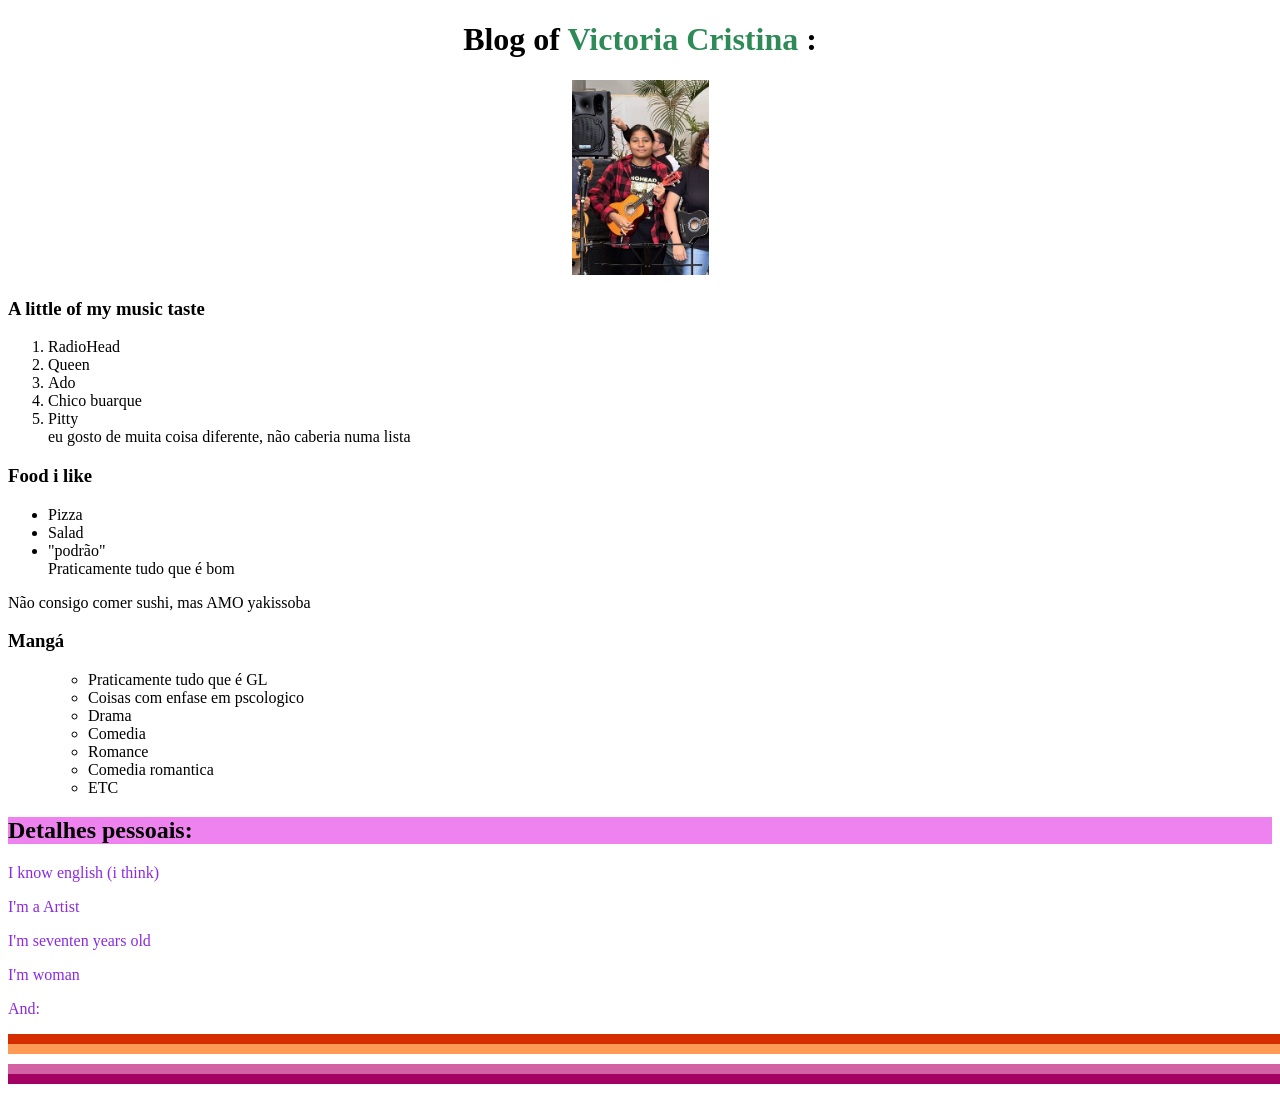
<file: index.htm>
<!DOCTYPE html> <!-- Declaração do tipo de documento - HTML 5-->
<html lang="pt-BR"> <!-- Elemento raiz, lang(language)- define o idioma --> <!-- TODO ELEMENTO É FILHO DE ALGUEM -->

<head> <!-- Cabeçario -> Informações somente para o navegador(o usuario n vai ver) -->
    <meta charset="UTF-8"> <!-- Acentos/ padrãde char q o navegador vai usar-->
    <meta name="viewport" content="width=device-width, initial-scale=1.0">
    <!-- Responsividade: para cada tamanho de tela, adapta a pagina(algo do tipo)-->
    <title>My first blog</title> <!-- Aparece na barra de pesquisa-->
</head>

<body> <!-- Tudo que aparecera na página-->

    <audio autoplay>

        <source src="João e Maria -Chico Buarque • LYRICS • [Fxu-pE74m5A].mp3" type="audio/mpeg">
        Seu navegador não suporta este elemento de áudio.
    </audio>
    <h1 style="text-align: center;">Blog of <span style="color: seagreen;"> Victoria Cristina </span>:</h1>
    <center>
        <img src="imagens/Captura de tela de 2026-03-06 11-09-11.png" alt="">
    </center>

    
    <h3> A little of my music taste</h3>
    <ol>
        <li>RadioHead </li>
        <li>Queen</li>
        <li>Ado</li>
        <li>Chico buarque</li>
        <li>Pitty</li>
        eu gosto de muita coisa diferente, não caberia numa lista
    </ol>

    <h3> Food i like</h3>
    <ul>
        <li>Pizza</li>
        <li>Salad</li>
        <li>"podrão"</li>
        Praticamente tudo que é bom
    </ul>
    <p>Não consigo comer sushi, mas AMO yakissoba</p>

    <h3> Mangá</h3>
    <ol>
        <ul>
            <li>Praticamente tudo que é GL </li>
            <li>Coisas com enfase em pscologico</li>
            <li>Drama</li>
            <li>Comedia</li>
            <li>Romance</li>
            <li>Comedia romantica</li>
            <li>ETC</li>
        </ul>
    </ol>


    <h2 style="background-color: violet; color: black;"> Detalhes pessoais: </h2>
    <p style="color:blueviolet;"> I know english (i think)</p>
    <p style="color:blueviolet;">I'm a Artist </p>
    <p style="color:blueviolet;">I'm seventen years old</p>
    <p style="color:blueviolet;">I'm woman</p>
    <p style="color:blueviolet;">And:</p>



    <img width="5000" height="50" alt="deu ruim"
        src="[data-uri]">



</body>

</html>
</file>
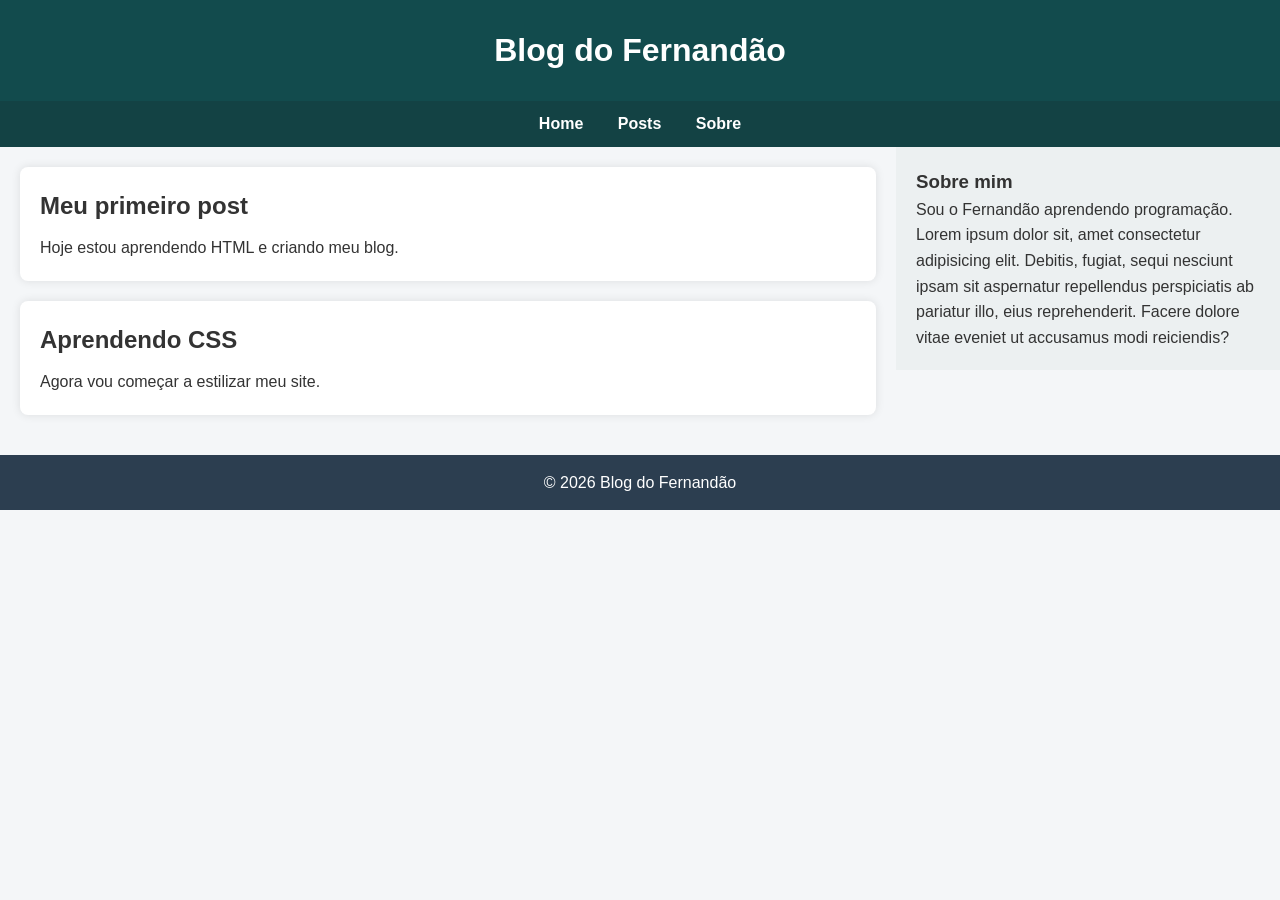
<file: index.html>
<!DOCTYPE html>
<html lang="pt-BR">

<head>
    <title>Blog do Fernandão</title>
    <meta charset="UTF-8">
</head>

<body>

    <header> <!-- sla    Fica no topo do site. Exemplo: logo | nome do blog -->
        <h1>Blog do Fernandão</h1>
    </header>

    <nav> <!-- Menu de navegação. Exemplo: Home | Posts | Sobre | Contato -->
        <a href="#">Home</a>
        <a href="#">Posts</a>
        <a href="#">Sobre</a>
    </nav>

    

    <section> <!--Divide partes do site. Exemplo: posts recentes | categorias -->

        <article> <!-- Usado para posts de blog. Cada post geralmente é um <article>. -->
            <h2>Meu primeiro post</h2>
            <p>Hoje estou aprendendo HTML e criando meu blog.</p>
        </article>

        <article>
            <h2>Aprendendo CSS</h2>
            <p>Agora vou começar a estilizar meu site.</p>
        </article>

    </section>

    <aside>
        <!-- Conteúdo lateral. Exemplo: posts populares | propaganda | perfil do autor -->
        <h3>Sobre mim</h3>
        <p>Sou o Fernandão aprendendo programação.</p>
        <p>Lorem ipsum dolor sit, amet consectetur adipisicing elit. Debitis, fugiat, sequi nesciunt ipsam sit aspernatur repellendus perspiciatis ab pariatur illo, eius reprehenderit. Facere dolore vitae eveniet ut accusamus modi reiciendis?</p>
    </aside>

    <footer> 
        <!-- Fica no final da página. Exemplo: © 2026 Blog do Fernandão -->
        <p>© 2026 Blog do Fernandão</p>
    </footer>

</body>

<link rel="stylesheet" href="nsei.css">

</html>
</file>
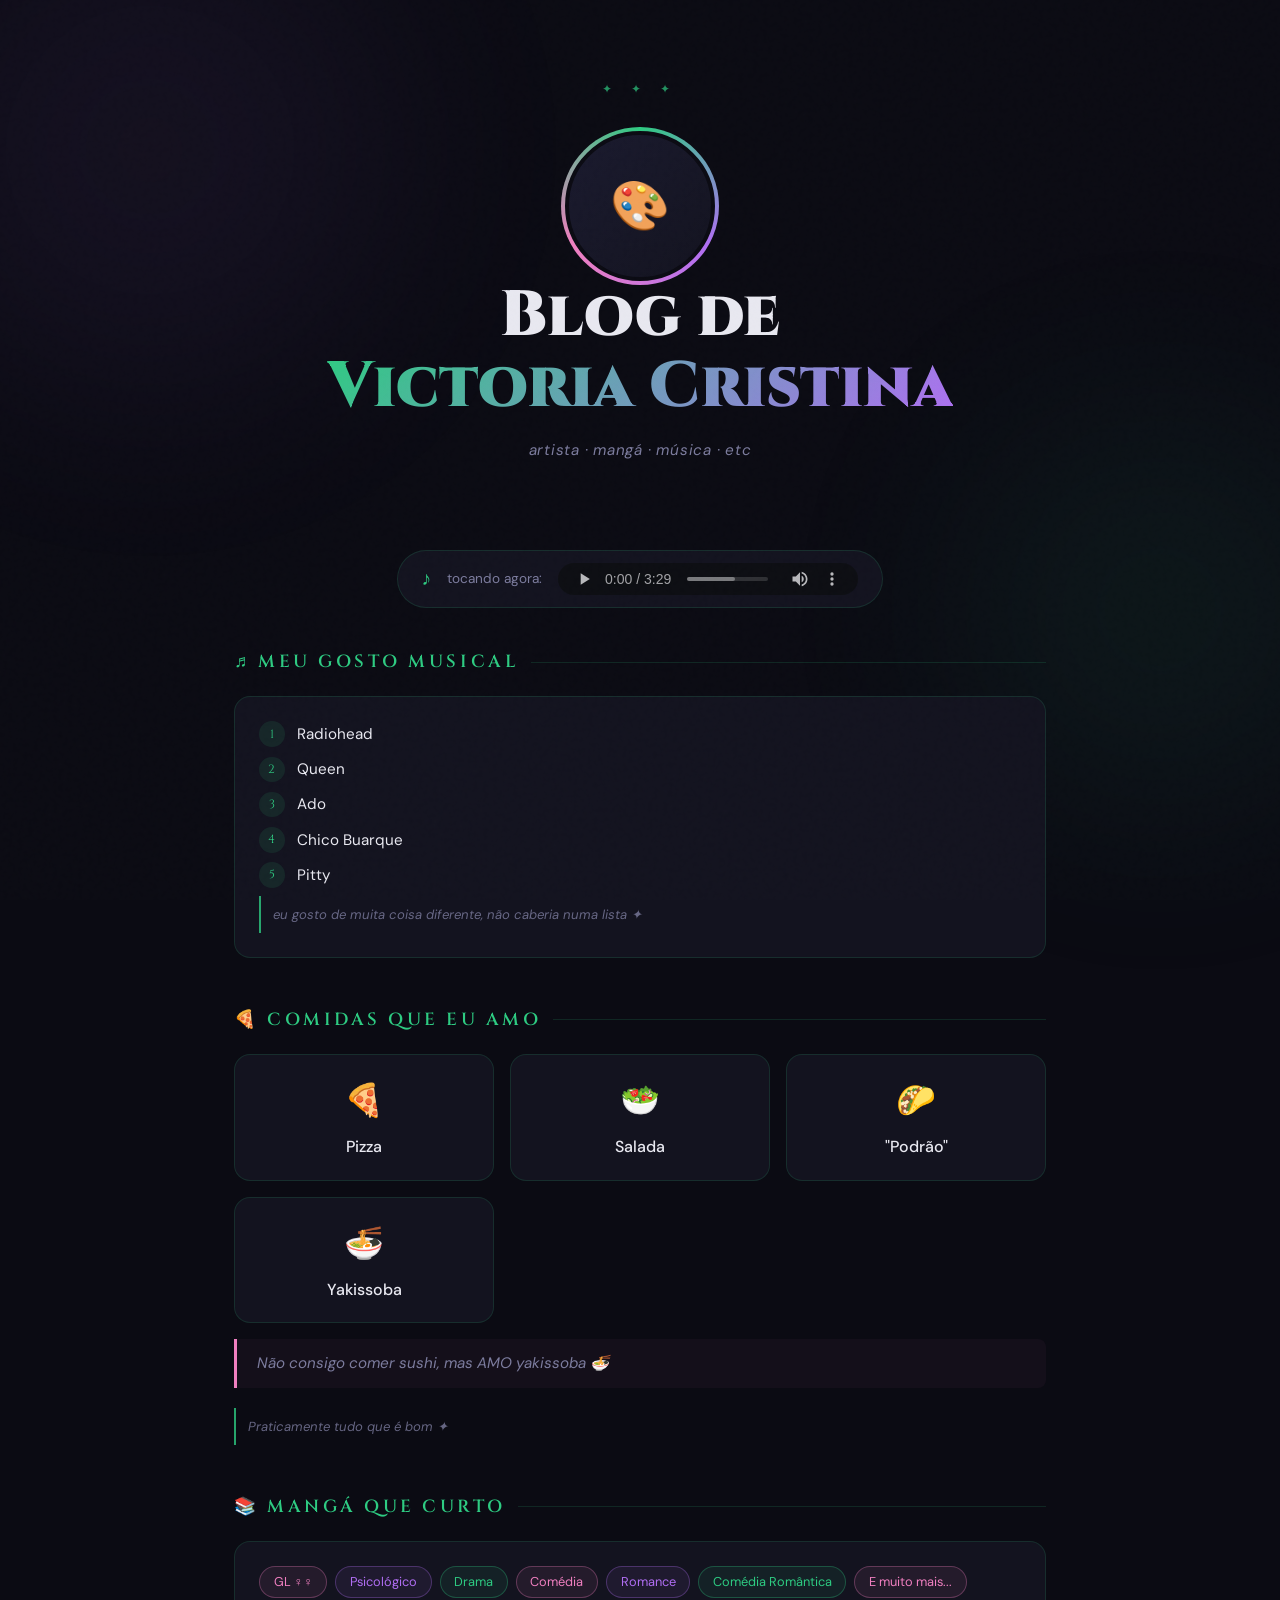
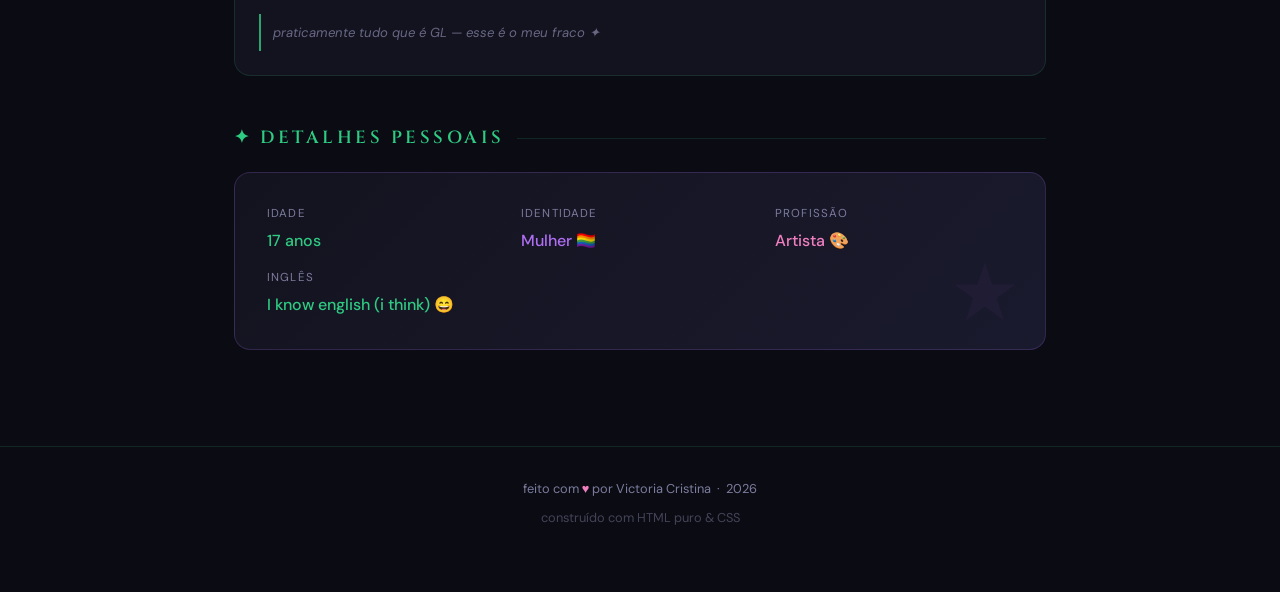
<file: blog_victoria.html>
<!DOCTYPE html>
<html lang="pt-BR">

<!--
  =====================================================================
  O QUE É O <html>?
  É o elemento RAIZ — contém tudo na página.
  lang="pt-BR" diz ao navegador que o idioma é português do Brasil.
  Isso ajuda na acessibilidade (leitores de tela) e SEO.
  =====================================================================
-->

<head>
  <!--
    =====================================================================
    O QUE É O <head>?
    É o cabeçalho INVISÍVEL da página — só o navegador lê.
    Aqui ficam: configurações, estilos, fontes e metadados.
    =====================================================================
  -->

  <meta charset="UTF-8">
  <!-- Define que usamos caracteres UTF-8 → suporte a acentos e emojis -->

  <meta name="viewport" content="width=device-width, initial-scale=1.0">
  <!--
    RESPONSIVIDADE: essa meta tag é ESSENCIAL para celular e tablet.
    width=device-width → a largura da página = largura da tela do aparelho
    initial-scale=1.0  → sem zoom inicial
    SEM isso, celulares mostram a versão desktop encolhida. Nunca esqueça!
  -->

  <title>Blog da Victoria Cristina ✦</title>
  <!-- O texto que aparece na aba do navegador -->

  <!--
    =====================================================================
    GOOGLE FONTS — Como usar fontes externas
    São fontes gratuitas do Google carregadas da internet.
    O <link> puxa o arquivo CSS da fonte antes da sua página carregar.
    Depois você usa o nome da fonte no CSS com font-family.

    Usamos aqui:
    • "Cinzel" → fonte serifada dramática, para títulos (estilo épico/anime)
    • "DM Sans" → fonte limpa e moderna, para texto do corpo
    =====================================================================
  -->
  <link rel="preconnect" href="https://fonts.googleapis.com">
  <link rel="preconnect" href="https://fonts.gstatic.com" crossorigin>
  <link
    href="https://fonts.googleapis.com/css2?family=Cinzel:wght@400;600;900&family=DM+Sans:ital,wght@0,300;0,400;0,500;1,400&display=swap"
    rel="stylesheet">

  <style>
    /*
      ===================================================================
      O QUE É CSS?
      CSS = Cascading Style Sheets (Folha de Estilos em Cascata).
      Enquanto HTML define A ESTRUTURA, o CSS define A APARÊNCIA.
      Ele "decora" os elementos HTML com cores, fontes, espaçamento, etc.

      SINTAXE BÁSICA:
        seletor {
          propriedade: valor;
        }

      Exemplo:
        h1 {
          color: red;   ← muda a cor do texto do h1 para vermelho
        }
      ===================================================================
    */


    /*
      -------------------------------------------------------------------
      VARIÁVEIS CSS (:root)
      :root = seleciona o elemento mais acima da árvore (o <html>).
      Variáveis começam com -- e são chamadas com var(--nome).

      POR QUE USAR?
      Se você quer mudar a cor principal do site, muda só UM lugar,
      não precisa procurar em todo o CSS. Ótimo para manter consistência!
      -------------------------------------------------------------------
    */
    :root {
      --bg-deep:      #0b0b13;   /* Fundo mais escuro da página */
      --bg-card:      #13131f;   /* Fundo dos cartões/cards */
      --bg-card-2:    #1a1a2e;   /* Fundo levemente mais claro */
      --accent-green: #2ecb82;   /* Verde água — cor principal */
      --accent-violet:#b06ef3;   /* Roxo suave — cor secundária */
      --accent-pink:  #f07fc0;   /* Rosa — cor de destaque */
      --text-main:    #e8e8f0;   /* Cor do texto principal */
      --text-muted:   #7c7c9e;   /* Cor do texto secundário/apagado */
      --border:       rgba(46, 203, 130, 0.15); /* Borda translúcida verde */

      --font-title: 'Cinzel', serif;     /* Fonte para títulos */
      --font-body:  'DM Sans', sans-serif; /* Fonte para corpo */
    }


    /*
      -------------------------------------------------------------------
      RESET & BOX-SIZING
      Por padrão, cada navegador tem estilos próprios que bagunçam o layout.
      O "reset" zera esses estilos para ter controle total.

      box-sizing: border-box → Faz com que padding e border sejam
      incluídos no tamanho total do elemento. Muito mais fácil de calcular!
      -------------------------------------------------------------------
    */
    *, *::before, *::after {
      margin: 0;
      padding: 0;
      box-sizing: border-box;
    }


    /*
      -------------------------------------------------------------------
      SCROLL SUAVE
      scroll-behavior: smooth → quando clicar em links âncora (#secao),
      a página rola suavemente em vez de pular.
      -------------------------------------------------------------------
    */
    html {
      scroll-behavior: smooth;
    }


    /*
      -------------------------------------------------------------------
      BODY — configurações base do corpo da página
      font-family → define a fonte padrão de TUDO
      background  → cor de fundo
      color       → cor padrão do texto
      line-height → espaço entre as linhas de texto (1.6 = 160% da fonte)
      -------------------------------------------------------------------
    */
    body {
      font-family: var(--font-body);
      background-color: var(--bg-deep);
      color: var(--text-main);
      line-height: 1.6;
      overflow-x: hidden; /* Esconde scroll horizontal indesejado */
    }


    /*
      -------------------------------------------------------------------
      O QUE É UMA DIV?
      <div> = Division (Divisão). É uma caixa invisível genérica.
      Usamos divs para AGRUPAR elementos e organizar o layout.

      Por si só a div não faz nada visualmente.
      O poder dela vem do CSS que aplicamos a ela.
      -------------------------------------------------------------------
    */


    /* ─── NOISE OVERLAY (textura de ruído) ─────────────────────────── */
    /*
      position: fixed → fica fixo na tela mesmo ao rolar
      inset: 0 → equivale a top:0; right:0; bottom:0; left:0
      pointer-events: none → deixa clicar "através" dela
      Isso cria uma textura sutil sobre TUDO para dar profundidade.
    */
    .noise-overlay {
      position: fixed;
      inset: 0;
      background-image: url("data:image/svg+xml,%3Csvg viewBox='0 0 200 200' xmlns='http://www.w3.org/2000/svg'%3E%3Cfilter id='n'%3E%3CfeTurbulence type='fractalNoise' baseFrequency='0.9' numOctaves='4' stitchTiles='stitch'/%3E%3C/filter%3E%3Crect width='100%25' height='100%25' filter='url(%23n)' opacity='0.04'/%3E%3C/svg%3E");
      pointer-events: none;
      z-index: 999;
      opacity: 0.4;
    }


    /* ─── GLOW DE FUNDO (efeito de luz colorida no fundo) ───────────── */
    /*
      Esses elementos são divs decorativas, absolutamente posicionadas,
      com border-radius: 50% (= círculo), blur e opacidade baixa.
      Criam a sensação de luz ambiente.
    */
    .bg-glow {
      position: fixed;
      border-radius: 50%;
      filter: blur(120px);
      pointer-events: none;
      z-index: 0;
    }
    .bg-glow-1 {
      width: 500px; height: 500px;
      background: var(--accent-violet);
      top: -100px; left: -100px;
      opacity: 0.06;
    }
    .bg-glow-2 {
      width: 400px; height: 400px;
      background: var(--accent-green);
      bottom: 10%; right: -80px;
      opacity: 0.07;
    }


    /* ─── CONTAINER PRINCIPAL ──────────────────────────────────────── */
    /*
      .container = div que centraliza o conteúdo na tela.
      max-width: 860px → nunca fica maior que 860px
      margin: 0 auto → centraliza horizontalmente (auto nas laterais)
      padding: 0 1.5rem → espaçamento interno nas laterais (para celular)
      position: relative; z-index: 1 → fica na frente das glows do fundo
    */
    .container {
      max-width: 860px;
      margin: 0 auto;
      padding: 0 1.5rem;
      position: relative;
      z-index: 1;
    }


    /* ─── HEADER (Cabeçalho principal da página) ────────────────────── */
    /*
      O <header> é um elemento semântico (HTML5) — tem significado.
      Diz que aquele bloco é o cabeçalho. Igual a uma div, mas mais correto.
      padding: 5rem 0 3rem → espaçamento interno: 5rem em cima, 3rem embaixo
      text-align: center → centraliza todo conteúdo filho
    */
    .site-header {
      padding: 5rem 0 3rem;
      text-align: center;
      position: relative;
    }

    /* Linha decorativa acima do subtítulo */
    .site-header::before {
      content: '✦ ✦ ✦';
      display: block;
      color: var(--accent-green);
      font-size: 0.75rem;
      letter-spacing: 0.5rem;
      margin-bottom: 1.5rem;
      opacity: 0.7;
    }

    .site-header h1 {
      font-family: var(--font-title);
      font-size: clamp(2.2rem, 6vw, 4rem);
      /*
        clamp(mínimo, preferido, máximo) → tamanho RESPONSIVO!
        O texto cresce com a tela, mas nunca sai desse intervalo.
        6vw = 6% da largura da viewport (tela).
      */
      font-weight: 900;
      line-height: 1.1;
      color: var(--text-main);
    }

    .site-header h1 .highlight {
      /*
        background-clip: text + color: transparent → o gradiente
        aparece DENTRO do texto, não atrás dele. Efeito moderno!
      */
      background: linear-gradient(135deg, var(--accent-green), var(--accent-violet));
      -webkit-background-clip: text;
      -webkit-text-fill-color: transparent;
      background-clip: text;
    }

    .site-header .tagline {
      margin-top: 1rem;
      color: var(--text-muted);
      font-size: 0.95rem;
      font-style: italic;
      letter-spacing: 0.05em;
    }


    /* ─── FOTO DE PERFIL ────────────────────────────────────────────── */
    .avatar-wrap {
      margin: 2rem auto 0;
      width: 150px;
      height: 150px;
      position: relative;
    }

    /*
      O anel animado ao redor da foto.
      @keyframes define uma ANIMAÇÃO CSS. rotate vai de 0 a 360 graus.
      animation: nome duração tipo loop
    */
    .avatar-wrap::before {
      content: '';
      position: absolute;
      inset: -4px;
      border-radius: 50%;
      background: conic-gradient(
        var(--accent-green),
        var(--accent-violet),
        var(--accent-pink),
        var(--accent-green)
      );
      animation: spin 4s linear infinite;
      z-index: 0;
    }

    @keyframes spin {
      to { transform: rotate(360deg); }
    }

    .avatar-wrap img {
      width: 100%;
      height: 100%;
      object-fit: cover;   /* Imagem cobre o espaço sem distorcer */
      border-radius: 50%;  /* Torna a imagem circular */
      position: relative;
      z-index: 1;
      border: 4px solid var(--bg-deep);
    }

    /* Placeholder quando não há imagem */
    .avatar-placeholder {
      width: 100%;
      height: 100%;
      border-radius: 50%;
      background: linear-gradient(135deg, var(--bg-card-2), var(--bg-card));
      display: flex;
      align-items: center;
      justify-content: center;
      font-size: 3rem;
      position: relative;
      z-index: 1;
      border: 4px solid var(--bg-deep);
    }


    /* ─── AUDIO PLAYER CUSTOMIZADO ──────────────────────────────────── */
    .audio-section {
      margin: 2.5rem 0;
      display: flex;
      justify-content: center; /* Centraliza horizontalmente */
      align-items: center;     /* Centraliza verticalmente */
    }

    .audio-player-wrap {
      background: var(--bg-card);
      border: 1px solid var(--border);
      border-radius: 2rem;
      padding: 0.75rem 1.5rem;
      display: flex;
      align-items: center;
      gap: 1rem; /* Espaço entre os itens filhos */
      font-size: 0.85rem;
      color: var(--text-muted);
    }

    .audio-player-wrap audio {
      height: 32px;
      filter: invert(1) hue-rotate(180deg); /* Inverte cores do player nativo */
      opacity: 0.7;
    }

    .audio-icon {
      font-size: 1.2rem;
      color: var(--accent-green);
      animation: pulse 2s ease-in-out infinite;
    }

    @keyframes pulse {
      0%, 100% { opacity: 1; transform: scale(1); }
      50%       { opacity: 0.5; transform: scale(0.9); }
    }


    /* ─── SEÇÕES (sections) ─────────────────────────────────────────── */
    /*
      <section> é outro elemento semântico HTML5.
      Indica um bloco temático da página.
      margin-bottom: 3rem → espaço abaixo de cada seção
    */
    .section {
      margin-bottom: 3rem;
    }

    .section-title {
      font-family: var(--font-title);
      font-size: 1.1rem;
      font-weight: 600;
      color: var(--accent-green);
      text-transform: uppercase;  /* Deixa em maiúsculas */
      letter-spacing: 0.2em;      /* Espaço entre letras */
      margin-bottom: 1.25rem;
      display: flex;
      align-items: center;
      gap: 0.75rem;
    }

    /* Linha decorativa depois do título */
    .section-title::after {
      content: '';
      flex: 1; /* Ocupa todo o espaço restante */
      height: 1px;
      background: var(--border);
    }


    /* ─── CARDS ─────────────────────────────────────────────────────── */
    /*
      Um CARD é um bloco visual com fundo, borda e sombra.
      É um dos padrões de layout mais usados na web.

      transition: all 0.3s ease → animação suave quando muda de estado
      (como o hover abaixo)
    */
    .card {
      background: var(--bg-card);
      border: 1px solid var(--border);
      border-radius: 1rem;   /* Cantos arredondados */
      padding: 1.5rem;
      transition: transform 0.3s ease, border-color 0.3s ease, box-shadow 0.3s ease;
    }

    /*
      :hover → aplica estilo quando o mouse está sobre o elemento
    */
    .card:hover {
      transform: translateY(-4px); /* Sobe 4px ao passar o mouse */
      border-color: rgba(46, 203, 130, 0.35);
      box-shadow: 0 20px 60px rgba(46, 203, 130, 0.08);
    }


    /* ─── GRID DE CARDS ─────────────────────────────────────────────── */
    /*
      CSS GRID = sistema de layout em grade 2D.
      display: grid → ativa o grid
      grid-template-columns: repeat(auto-fit, minmax(220px, 1fr))
        → cria colunas que se adaptam: mínimo 220px, máximo proporcional.
        Se não couber 2 colunas, vira 1. RESPONSIVO automaticamente!
      gap: 1rem → espaço entre as células
    */
    .cards-grid {
      display: grid;
      grid-template-columns: repeat(auto-fit, minmax(220px, 1fr));
      gap: 1rem;
    }


    /* ─── LISTAS CUSTOMIZADAS ───────────────────────────────────────── */
    /*
      list-style: none → remove os bullets/números padrão do navegador
    */
    .custom-list {
      list-style: none;
      display: flex;
      flex-direction: column; /* Empilha itens verticalmente */
      gap: 0.6rem;
    }

    .custom-list li {
      display: flex;
      align-items: center;
      gap: 0.75rem;
      font-size: 0.95rem;
      color: var(--text-main);
    }

    /* Cada número/bullet do item da lista */
    .list-num {
      font-family: var(--font-title);
      font-size: 0.75rem;
      color: var(--accent-green);
      background: rgba(46, 203, 130, 0.1);
      border-radius: 50%;
      width: 1.6rem;
      height: 1.6rem;
      display: flex;
      align-items: center;
      justify-content: center;
      flex-shrink: 0; /* Não encolhe quando o texto é longo */
    }

    .list-dot {
      font-size: 0.5rem;
      color: var(--accent-violet);
      background: rgba(176, 110, 243, 0.15);
      border-radius: 50%;
      width: 1.6rem;
      height: 1.6rem;
      display: flex;
      align-items: center;
      justify-content: center;
      flex-shrink: 0;
    }

    /* Texto no final da lista (os comentários da Victoria) */
    .list-note {
      font-size: 0.82rem;
      color: var(--text-muted);
      font-style: italic;
      padding: 0.5rem 0.75rem;
      border-left: 2px solid var(--accent-green);
      margin-top: 0.5rem;
      opacity: 0.8;
    }


    /* ─── TAGS / CHIPS ──────────────────────────────────────────────── */
    /*
      Tags são pequenas cápsulas de texto. Ótimas para categorias.
      display: flex + flex-wrap: wrap → os itens se ajustam e quebram linha
    */
    .tags-wrap {
      display: flex;
      flex-wrap: wrap;
      gap: 0.5rem;
    }

    .tag {
      font-size: 0.8rem;
      padding: 0.3rem 0.85rem;
      border-radius: 2rem;  /* Cápsula */
      border: 1px solid;
      transition: background 0.2s ease;
    }

    .tag-green {
      color: var(--accent-green);
      border-color: rgba(46, 203, 130, 0.3);
      background: rgba(46, 203, 130, 0.08);
    }
    .tag-violet {
      color: var(--accent-violet);
      border-color: rgba(176, 110, 243, 0.3);
      background: rgba(176, 110, 243, 0.08);
    }
    .tag-pink {
      color: var(--accent-pink);
      border-color: rgba(240, 127, 192, 0.3);
      background: rgba(240, 127, 192, 0.08);
    }

    .tag:hover {
      background: rgba(255,255,255,0.08);
    }


    /* ─── SEÇÃO PESSOAL / ABOUT ─────────────────────────────────────── */
    .about-card {
      background: linear-gradient(135deg, var(--bg-card) 0%, var(--bg-card-2) 100%);
      border: 1px solid rgba(176, 110, 243, 0.2);
      border-radius: 1rem;
      padding: 2rem;
      position: relative;
      overflow: hidden; /* Esconde o que sai das bordas */
    }

    /* Decoração de canto */
    .about-card::after {
      content: '★';
      position: absolute;
      bottom: 1rem;
      right: 1.5rem;
      font-size: 5rem;
      color: var(--accent-violet);
      opacity: 0.04;
      line-height: 1;
    }

    .about-grid {
      display: grid;
      grid-template-columns: repeat(auto-fit, minmax(180px, 1fr));
      gap: 1rem;
    }

    .about-item {
      display: flex;
      flex-direction: column;
      gap: 0.25rem;
    }

    .about-item .label {
      font-size: 0.72rem;
      text-transform: uppercase;
      letter-spacing: 0.1em;
      color: var(--text-muted);
    }

    .about-item .value {
      font-size: 1rem;
      color: var(--text-main);
      font-weight: 500;
    }

    .about-item .value.accent-green { color: var(--accent-green); }
    .about-item .value.accent-violet { color: var(--accent-violet); }
    .about-item .value.accent-pink   { color: var(--accent-pink); }


    /* ─── QUOTE (citação de destaque) ───────────────────────────────── */
    .quote-block {
      border-left: 3px solid var(--accent-pink);
      padding: 0.75rem 1.25rem;
      font-style: italic;
      color: var(--text-muted);
      font-size: 0.95rem;
      margin: 1.25rem 0;
      background: rgba(240, 127, 192, 0.04);
      border-radius: 0 0.5rem 0.5rem 0;
    }


    /* ─── FOOTER ────────────────────────────────────────────────────── */
    /*
      <footer> = rodapé. Elemento semântico HTML5.
      margin-top: auto em contexto flex ou apenas padding grande funciona.
    */
    .site-footer {
      padding: 3rem 0 4rem;
      text-align: center;
      color: var(--text-muted);
      font-size: 0.8rem;
      position: relative;
      z-index: 1;
    }

    .site-footer::before {
      content: '';
      display: block;
      height: 1px;
      background: var(--border);
      margin-bottom: 2rem;
    }

    .footer-heart {
      color: var(--accent-pink);
    }


    /* ─── MEDIA QUERIES (responsividade) ────────────────────────────── */
    /*
      @media = regra condicional do CSS.
      Os estilos dentro dela SÓ se aplicam quando a condição é verdadeira.

      max-width: 600px → aplica quando a tela tiver ATÉ 600px de largura
      (= a maioria dos celulares)

      Isso é o coração do RESPONSIVE DESIGN!
    */
    @media (max-width: 600px) {
      .site-header {
        padding: 3rem 0 2rem;
      }

      /* Em telas pequenas, forçamos uma coluna */
      .cards-grid {
        grid-template-columns: 1fr;
      }

      .about-grid {
        grid-template-columns: 1fr 1fr;
      }

      .card {
        padding: 1.25rem;
      }
    }


    /* ─── ANIMAÇÃO DE ENTRADA ───────────────────────────────────────── */
    /*
      As seções "entram" com fade-in quando a página carrega.
      animation-fill-mode: both → mantém o estado inicial antes de começar
      animation-delay → cada seção começa um pouco depois da anterior
    */
    @keyframes fadeUp {
      from {
        opacity: 0;
        transform: translateY(20px);
      }
      to {
        opacity: 1;
        transform: translateY(0);
      }
    }

    .fade-in {
      animation: fadeUp 0.6s ease both;
    }

    .fade-in:nth-child(1) { animation-delay: 0.1s; }
    .fade-in:nth-child(2) { animation-delay: 0.2s; }
    .fade-in:nth-child(3) { animation-delay: 0.3s; }
    .fade-in:nth-child(4) { animation-delay: 0.4s; }
    .fade-in:nth-child(5) { animation-delay: 0.5s; }

  </style>
</head>

<body>

  <!--
    =====================================================================
    O QUE É O <body>?
    Tudo que aparece na página está aqui.
    Boa prática: use elementos SEMÂNTICOS (header, main, section, footer)
    em vez de só divs. Isso melhora acessibilidade e SEO.
    =====================================================================
  -->

  <!-- Textura de ruído sobre toda a página -->
  <div class="noise-overlay"></div>

  <!-- Luzes de fundo decorativas -->
  <div class="bg-glow bg-glow-1"></div>
  <div class="bg-glow bg-glow-2"></div>


  <!-- ═══ HEADER ═══════════════════════════════════════════════════════ -->
  <!--
    <header> = cabeçalho da página.
    .container = div que centraliza o conteúdo e limita a largura máxima.
  -->
  <header class="site-header">
    <div class="container">

      <!-- Foto de perfil com anel animado -->
      <div class="avatar-wrap">
        <!--
          Se você tiver a imagem, substitua o emoji pela tag img:
          <img src="imagens/sua-foto.png" alt="Victoria Cristina">
          
          object-fit: cover  → preenche o espaço sem distorcer
          alt = texto alternativo para acessibilidade (leitores de tela)
        -->
        <div class="avatar-placeholder">🎨</div>
      </div>

      <!--
        <h1> = título mais importante da página. Use apenas UM por página.
        <span> = tag inline (em linha), usada para estilizar PARTE de um texto.
      -->
      <h1>
        Blog de<br>
        <span class="highlight">Victoria Cristina</span>
      </h1>

      <!--
        <p> = parágrafo. Bloco de texto.
        .tagline = nome de classe que criamos no CSS para estilizar.
      -->
      <p class="tagline">artista · mangá · música · etc</p>

    </div>
  </header>


  <!-- ═══ MAIN ══════════════════════════════════════════════════════════ -->
  <!--
    <main> = conteúdo principal da página. Só deve existir um.
    Ajuda tecnologias assistivas a pular direto pro conteúdo.
  -->
  <main>
    <div class="container">


      <!-- ── ÁUDIO ──────────────────────────────────────────────────── -->
      <!--
        <section> = seção temática. Elemento semântico HTML5.
        Agrupa conteúdo relacionado com significado.
      -->
      <section class="audio-section fade-in">
        <div class="audio-player-wrap">
          <span class="audio-icon">♪</span>
          <span>tocando agora:</span>
          <!--
            <audio controls> → mostra os controles de play/pause/volume
            autoplay         → toca automático (alguns navegadores bloqueiam)
            loop             → repete quando termina
            Para funcionar: coloque o arquivo .mp3 na mesma pasta que o HTML
          -->
          <audio controls loop>
            <source src="João e Maria -Chico Buarque • LYRICS • [Fxu-pE74m5A].mp3" type="audio/mpeg">
            Seu navegador não suporta áudio.
          </audio>
        </div>
      </section>


      <!-- ── MÚSICAS ─────────────────────────────────────────────────── -->
      <section class="section fade-in">

        <!--
          .section-title = classe que estiliza o título de cada seção.
          A linha decorativa depois do texto vem do ::after no CSS.
        -->
        <h2 class="section-title">♬ Meu gosto musical</h2>

        <!--
          .card = nossa div estilizada como cartão.
          Podemos usar classes combinadas: class="card cards-grid"
        -->
        <div class="card">
          <!--
            <ol> = Ordered List (lista ordenada — com números)
            <ul> = Unordered List (lista sem ordem — com bullets)
            Removemos o estilo padrão via CSS e criamos o nosso.
          -->
          <ol class="custom-list">
            <li>
              <span class="list-num">1</span>
              Radiohead
            </li>
            <li>
              <span class="list-num">2</span>
              Queen
            </li>
            <li>
              <span class="list-num">3</span>
              Ado
            </li>
            <li>
              <span class="list-num">4</span>
              Chico Buarque
            </li>
            <li>
              <span class="list-num">5</span>
              Pitty
            </li>
          </ol>

          <!-- Citação estilizada em vez de texto solto fora da lista -->
          <p class="list-note">eu gosto de muita coisa diferente, não caberia numa lista ✦</p>
        </div>
      </section>


      <!-- ── COMIDA ──────────────────────────────────────────────────── -->
      <section class="section fade-in">
        <h2 class="section-title">🍕 Comidas que eu amo</h2>

        <!--
          Aqui usamos cards em grid para uma aparência diferente.
          Cada alimento vira um mini-card.
        -->
        <div class="cards-grid">

          <div class="card" style="text-align:center; padding: 1.25rem;">
            <div style="font-size:2rem; margin-bottom:0.5rem;">🍕</div>
            <div style="font-weight:500;">Pizza</div>
          </div>

          <div class="card" style="text-align:center; padding: 1.25rem;">
            <div style="font-size:2rem; margin-bottom:0.5rem;">🥗</div>
            <div style="font-weight:500;">Salada</div>
          </div>

          <div class="card" style="text-align:center; padding: 1.25rem;">
            <div style="font-size:2rem; margin-bottom:0.5rem;">🌮</div>
            <div style="font-weight:500;">"Podrão"</div>
          </div>

          <div class="card" style="text-align:center; padding: 1.25rem;">
            <div style="font-size:2rem; margin-bottom:0.5rem;">🍜</div>
            <div style="font-weight:500;">Yakissoba</div>
          </div>

        </div>

        <!-- Observação sobre sushi em destaque -->
        <div class="quote-block" style="margin-top:1rem;">
          Não consigo comer sushi, mas AMO yakissoba 🍜
        </div>

        <div style="margin-top:1rem;">
          <div class="list-note">Praticamente tudo que é bom ✦</div>
        </div>
      </section>


      <!-- ── MANGÁ ───────────────────────────────────────────────────── -->
      <section class="section fade-in">
        <h2 class="section-title">📚 Mangá que curto</h2>

        <div class="card">
          <!--
            Tags/chips são ótimas para categorias.
            Usamos display:flex + flex-wrap:wrap para quebrarem em múltiplas linhas.
          -->
          <div class="tags-wrap">
            <span class="tag tag-pink">GL ♀♀</span>
            <span class="tag tag-violet">Psicológico</span>
            <span class="tag tag-green">Drama</span>
            <span class="tag tag-pink">Comédia</span>
            <span class="tag tag-violet">Romance</span>
            <span class="tag tag-green">Comédia Romântica</span>
            <span class="tag tag-pink">E muito mais...</span>
          </div>

          <p class="list-note" style="margin-top:1rem;">praticamente tudo que é GL — esse é o meu fraco ✦</p>
        </div>
      </section>


      <!-- ── SOBRE MIM ───────────────────────────────────────────────── -->
      <section class="section fade-in">
        <h2 class="section-title">✦ Detalhes pessoais</h2>

        <!--
          Seção "about" com grid de informações.
          Cada .about-item mostra uma label e um valor.
        -->
        <div class="about-card">
          <div class="about-grid">

            <div class="about-item">
              <span class="label">Idade</span>
              <span class="value accent-green">17 anos</span>
            </div>

            <div class="about-item">
              <span class="label">Identidade</span>
              <span class="value accent-violet">Mulher 🏳️‍🌈</span>
            </div>

            <div class="about-item">
              <span class="label">Profissão</span>
              <span class="value accent-pink">Artista 🎨</span>
            </div>

            <div class="about-item">
              <span class="label">Inglês</span>
              <span class="value accent-green">I know english (i think) 😄</span>
            </div>

          </div>
        </div>
      </section>


    </div> <!-- /container -->
  </main>


  <!-- ═══ FOOTER ════════════════════════════════════════════════════════ -->
  <!--
    <footer> = rodapé. Elemento semântico HTML5.
    Bom para colocar: créditos, copyright, links, contato.
  -->
  <footer class="site-footer">
    <div class="container">
      <p>feito com <span class="footer-heart">♥</span> por Victoria Cristina &nbsp;·&nbsp; 2026</p>
      <p style="margin-top:0.5rem; opacity:0.5;">construído com HTML puro & CSS</p>
    </div>
  </footer>


</body>
</html>
</file>
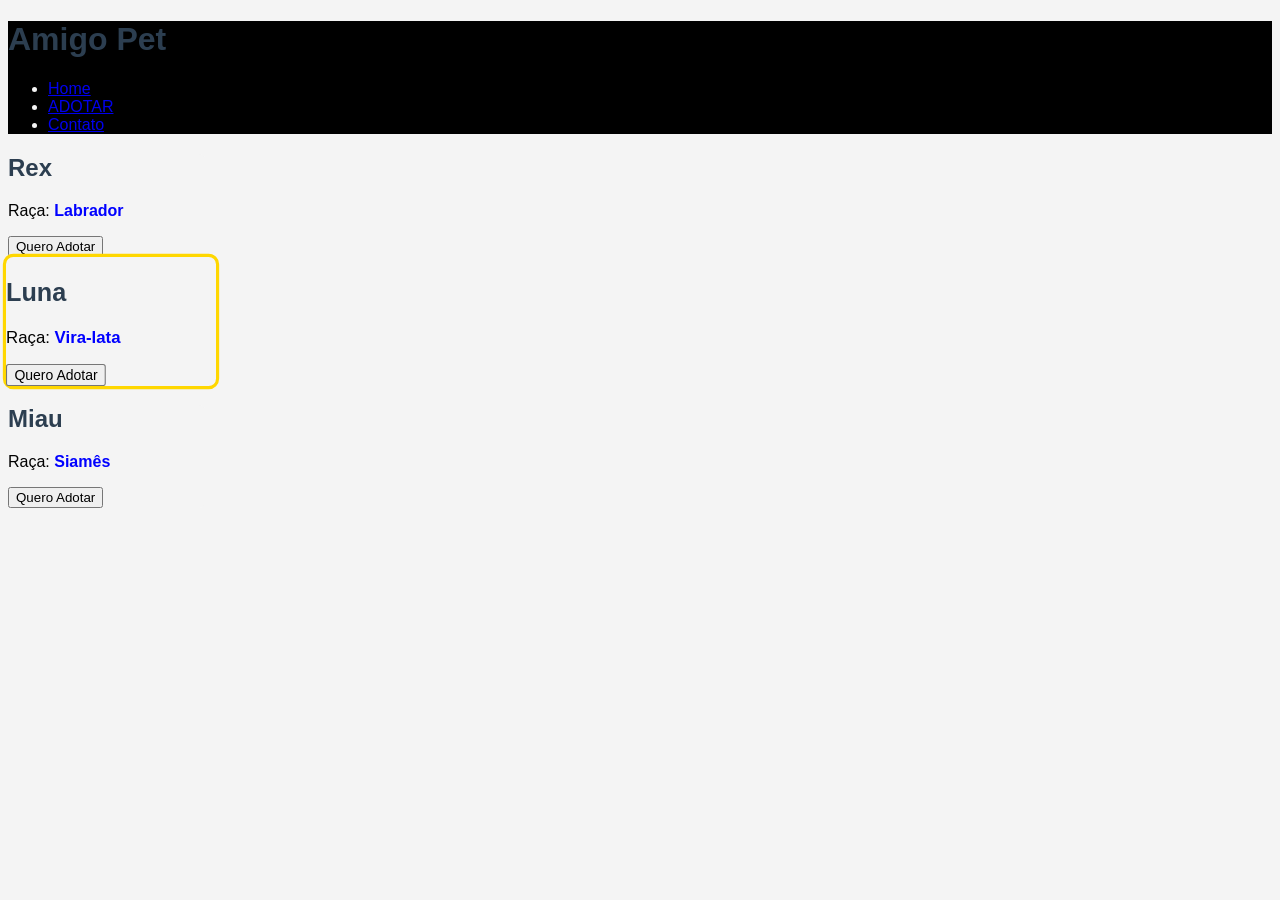
<file: seletores.html>
<!DOCTYPE html>
<html lang="pt-br">
<head>
    <meta charset="UTF-8">
    <title>Abrigo de Animais - Exercício de Seletores</title>
    <link rel="stylesheet" href="style.css">
</head>
<body>

    <header id="topo-principal">
        <h1>Amigo Pet</h1>
        <nav>
            <ul>
                <li><a href="#">Home</a></li>
                <li><a href="#">Adotar</a></li>
                <li><a href="#">Contato</a></li>
            </ul>
        </nav>
    </header>

    <main>
        <section class="lista-animais">
            <article class="card">
                <h2>Rex</h2>
                <p>Raça: <span>Labrador</span></p>
                <button>Quero Adotar</button>
            </article>

            <article class="card destaque">
                <h2>Luna</h2>
                <p>Raça: <span>Vira-lata</span></p>
                <button>Quero Adotar</button>
            </article>

            <article class="card">
                <h2>Miau</h2>
                <p>Raça: <span>Siamês</span></p>
                <button>Quero Adotar</button>
            </article>
        </section>
    </main>

</body>
</html>
</file>
<file: nsei.css>
/* Remove espaçamentos padrão do navegador */
* {
    margin: 0;
    padding: 0;
    box-sizing: border-box;
}

/* Estilo geral do site */
body {
    font-family: Arial, Helvetica, sans-serif;
    background-color: #f4f6f8;
    color: #333;
    line-height: 1.6;
}

/* Cabeçalho */
header {
    background-color: #124b4d;
    color: white;
    padding: 25px;
    text-align: center;
}

/* Menu de navegação */
nav {
    background-color: #134244;
    padding: 10px;
    text-align: center;
}

/* Links do menu */
nav a {
    color: white;
    text-decoration: none;
    margin: 0 15px;
    font-weight: bold;
}

/* Efeito quando passa o mouse */
nav a:hover {
    color: #1abc9c;
}

/* Área principal */
section {
    width: 70%;
    float: left;
    padding: 20px;
}

/* Posts */
article {
    background-color: white;
    padding: 20px;
    margin-bottom: 20px;
    border-radius: 8px;
    box-shadow: 0 0 10px rgba(0,0,0,0.1);
}

/* Título do post */
article h2 {
    margin-bottom: 10px;
}

/* Barra lateral */
aside {
    width: 30%;
    float: right;
    background-color: #ecf0f1;
    padding: 20px;
}

/* Rodapé */
footer {
    clear: both;
    background-color: #2c3e50;
    color: white;
    text-align: center;
    padding: 15px;
}
</file>
<file: style.css>
/* Estilização Global (Seletor de Tag)
Aplique uma base visual para todo o documento. 
O seletor de tag afeta todos os elementos do tipo especificado
na página. */

body {
  background-color: #f4f4f4;
  font-family: Arial, sans-serif;
}

/* Identificação Única (Seletor de ID)
Utilize o ID para estilizar um elemento que ocorre 
apenas uma vez na página. IDs possuem alta especificidade.*/

header {
  background-color: black;
  color: #f4f4f4;
  padding: 20p;
}

/*Padrões Repetíveis (Seletor de Classe)
Classes são ideais para componentes que se repetem,
como cartões de conteúdo. */

.card {
  background-color: #f4f4f4;
  border-radius: 10px;
  width: 200px;
}

/*Relação de Hierarquia (Seletor Descendente)
Estilize elementos com base na sua posição dentro de outros elementos. */

p span {
  font-weight: bold;
  color: blue;
}

/* Otimização de Código (Seletor de Agrupamento)
Aplique o mesmo estilo a múltiplos seletores simultaneamente 
para evitar repetição de código.*/

h1, h2 {
  color: #2c3e50;
}

/*Especialização (Seletor de Classe Específica)
Aprenda a diferenciar um elemento que possui múltiplas classes.*/
.card.destaque{
  border: 3px solid gold;
  transform: scale(1.05);
}

/*Estados do Usuário (Pseudo-classe :hover)
Adicione interatividade baseada na ação do ponteiro do mouse.*/

button:hover{
  background-color: #27ae60;
  cursor: pointer;
}

/* Seleção Estrutural (Pseudo-classe :nth-child)
Selecione um elemento com base em sua posição exata na lista de irmãos. */

nav ul li:nth-child(2){
  text-transform: uppercase;
}
</file>
